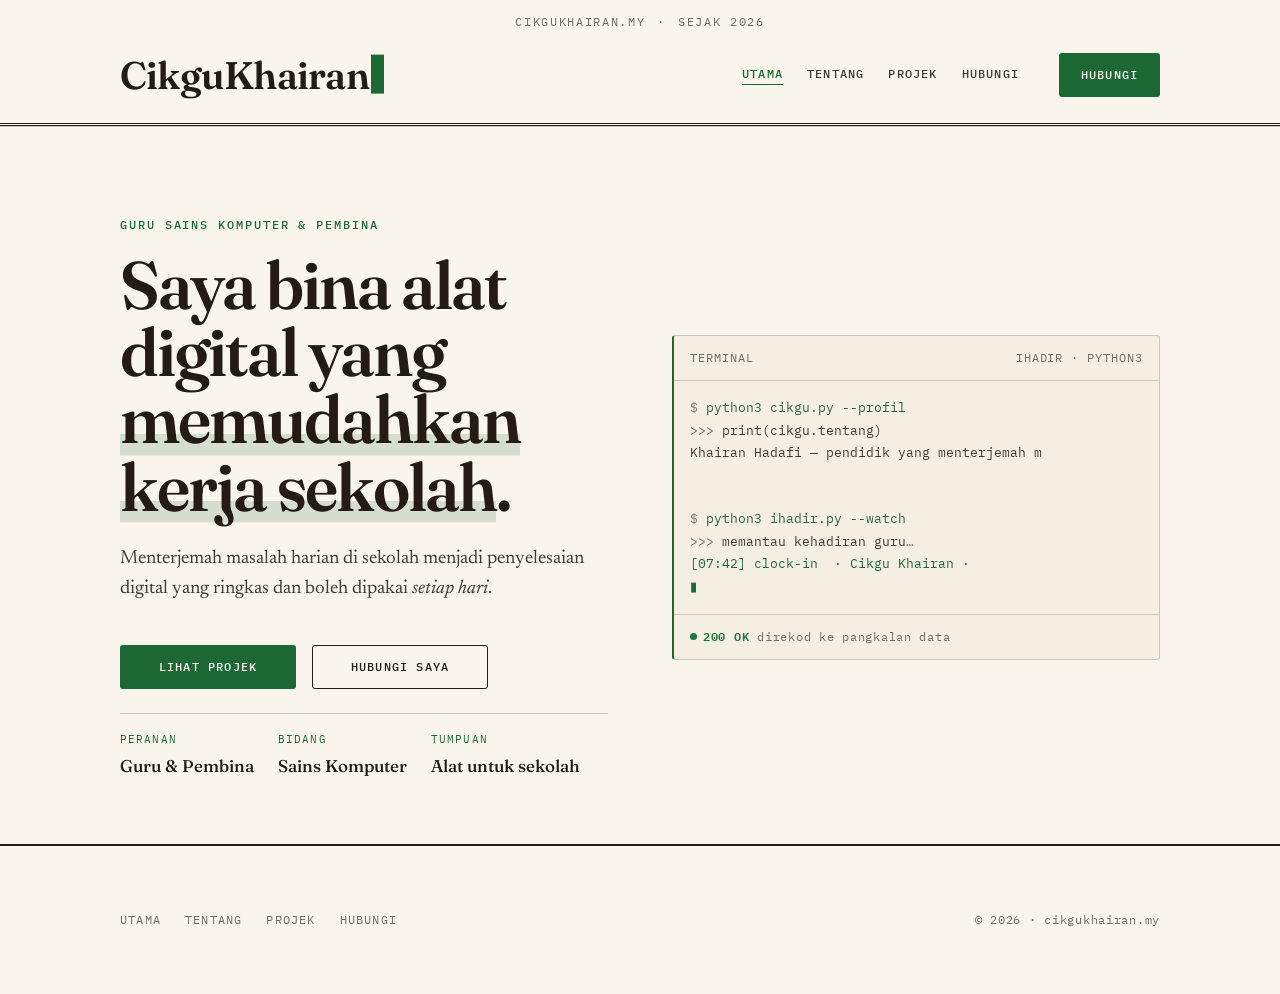
<file: index.html>
<!DOCTYPE html>
<html lang="ms">
<head>
  <meta charset="UTF-8">
  <meta name="viewport" content="width=device-width, initial-scale=1.0">
  <title>Khairan Hadafi — Pendidik &amp; Pembina Penyelesaian Digital</title>
  <meta name="description" content="Khairan Hadafi — guru Sains Komputer yang membina alat digital praktikal untuk sekolah. Portfolio kerja, projek, dan cara berhubung.">

  <meta property="og:title" content="Khairan Hadafi — Pendidik &amp; Pembina Penyelesaian Digital">
  <meta property="og:description" content="Guru Sains Komputer yang membina alat digital praktikal untuk sekolah.">
  <meta property="og:type" content="website">
  <meta property="og:url" content="https://cikgukhairan.my">
  <meta property="og:locale" content="ms_MY">

  <link rel="preconnect" href="https://fonts.googleapis.com">
  <link rel="preconnect" href="https://fonts.gstatic.com" crossorigin>
  <link href="https://fonts.googleapis.com/css2?family=Fraunces:opsz,wght@9..144,400;9..144,500;9..144,600;9..144,700&family=Newsreader:ital,opsz,wght@0,6..72,400;0,6..72,500;1,6..72,400&family=IBM+Plex+Mono:wght@400;500&display=swap" rel="stylesheet">
  <link rel="stylesheet" href="css/style.css">
</head>
<body>

  <!-- NAV — masthead -->
  <header class="nav">
    <div class="wrap">
      <p class="nav__issue"><span>cikgukhairan.my</span><span>·</span><span>Sejak 2026</span></p>
    </div>
    <div class="wrap nav__inner">
      <a class="nav__brand" href="index.html"><span class="nav__brand-type" data-type="CikguKhairan">CikguKhairan</span><span class="nav__caret" aria-hidden="true"></span></a>

      <button class="nav__toggle" type="button" aria-label="Buka menu" aria-expanded="false" aria-controls="menu">
        <svg viewBox="0 0 24 24" fill="none" stroke="currentColor" stroke-width="2" aria-hidden="true"><path d="M3 6h18M3 12h18M3 18h18"/></svg>
      </button>

      <nav class="nav__menu" id="menu" aria-label="Navigasi utama">
        <ul class="nav__links">
          <li><a class="nav__link" href="index.html" aria-current="page">Utama</a></li>
          <li><a class="nav__link" href="tentang.html">Tentang</a></li>
          <li><a class="nav__link" href="projek.html">Projek</a></li>
          <li><a class="nav__link" href="hubungi.html">Hubungi</a></li>
        </ul>
        <div class="nav__cta">
          <a class="btn btn--primary" href="hubungi.html">Hubungi</a>
        </div>
      </nav>
    </div>
  </header>

  <main>

    <!-- MARQUEE HERO -->
    <section class="hero">
      <div class="hero__spot" aria-hidden="true"></div>
      <div class="wrap hero__grid">
        <div class="hero__intro">
          <p class="eyebrow">Guru Sains Komputer &amp; Pembina</p>
          <h1 class="hero__display">Saya bina alat digital yang <span class="accent">memudahkan kerja sekolah</span>.</h1>
          <p class="lede hero__lede">
            Menterjemah masalah harian di sekolah menjadi penyelesaian digital
            yang ringkas dan boleh dipakai <em>setiap hari</em>.
          </p>
          <div class="hero__actions">
            <a class="btn btn--primary" href="projek.html">Lihat Projek</a>
            <a class="btn btn--ghost" href="hubungi.html">Hubungi Saya</a>
          </div>

          <dl class="meta-strip">
            <div class="meta-strip__item">
              <dt class="k">Peranan</dt>
              <dd class="v">Guru &amp; Pembina</dd>
            </div>
            <div class="meta-strip__item">
              <dt class="k">Bidang</dt>
              <dd class="v">Sains Komputer</dd>
            </div>
            <div class="meta-strip__item">
              <dt class="k">Tumpuan</dt>
              <dd class="v">Alat untuk sekolah</dd>
            </div>
          </dl>
        </div>

        <div class="hero__note">
          <div class="note" role="img" aria-label="Terminal Python memaparkan profil Cikgu Khairan dan log kehadiran sistem iHadir.">
            <div class="note__head">
              <span>Terminal</span>
              <span>ihadir · python3</span>
            </div>
            <div class="note__body">
<pre><span class="tok-punc">$</span> <span class="tok-str">python3 cikgu.py --profil</span>
<span class="tok-dim">>>></span> print(cikgu.tentang)
<span id="term-bio" class="term-bio" data-typein="Khairan Hadafi — pendidik yang menterjemah masalah harian di sekolah menjadi penyelesaian digital yang ringkas, kemas, dan boleh dipakai setiap hari oleh guru di kelas mahupun di luar kelas.">Khairan Hadafi — pendidik yang menterjemah masalah harian di sekolah menjadi penyelesaian digital yang ringkas, kemas, dan boleh dipakai setiap hari oleh guru di kelas mahupun di luar kelas.</span>

<span class="tok-punc">$</span> <span class="tok-str">python3 ihadir.py --watch</span>
<span class="tok-dim">>>></span> memantau kehadiran guru<span class="tok-punc">…</span>
<span id="term-log" class="term-log" data-lines='[
"[07:42] clock-in  · Cikgu Khairan · SMK Contoh · gps ✓",
"[13:20] clock-out · Cikgu Khairan · sesi tamat ✓",
"[13:21] laporan   · kehadiran hari ini dijana ✓",
"[07:39] clock-in  · Cikgu Aisyah  · dalam kawasan ✓"
]'></span><span class="caret">▮</span></pre>
            </div>
            <div class="note__foot">
              <span class="status--ok">200 OK</span>
              <span>direkod ke pangkalan data</span>
            </div>
          </div>
        </div>
      </div>
    </section>

  </main>

  <!-- FOOTER — mast-headed -->
  <footer class="footer">
    <div class="wrap">
      <div class="footer__inner">
        <ul class="footer__links">
          <li><a href="index.html">Utama</a></li>
          <li><a href="tentang.html">Tentang</a></li>
          <li><a href="projek.html">Projek</a></li>
          <li><a href="hubungi.html">Hubungi</a></li>
        </ul>
        <span>© <span id="year">2026</span> · cikgukhairan.my</span>
      </div>
    </div>
  </footer>

  <script src="js/site.js"></script>
</body>
</html>
</file>
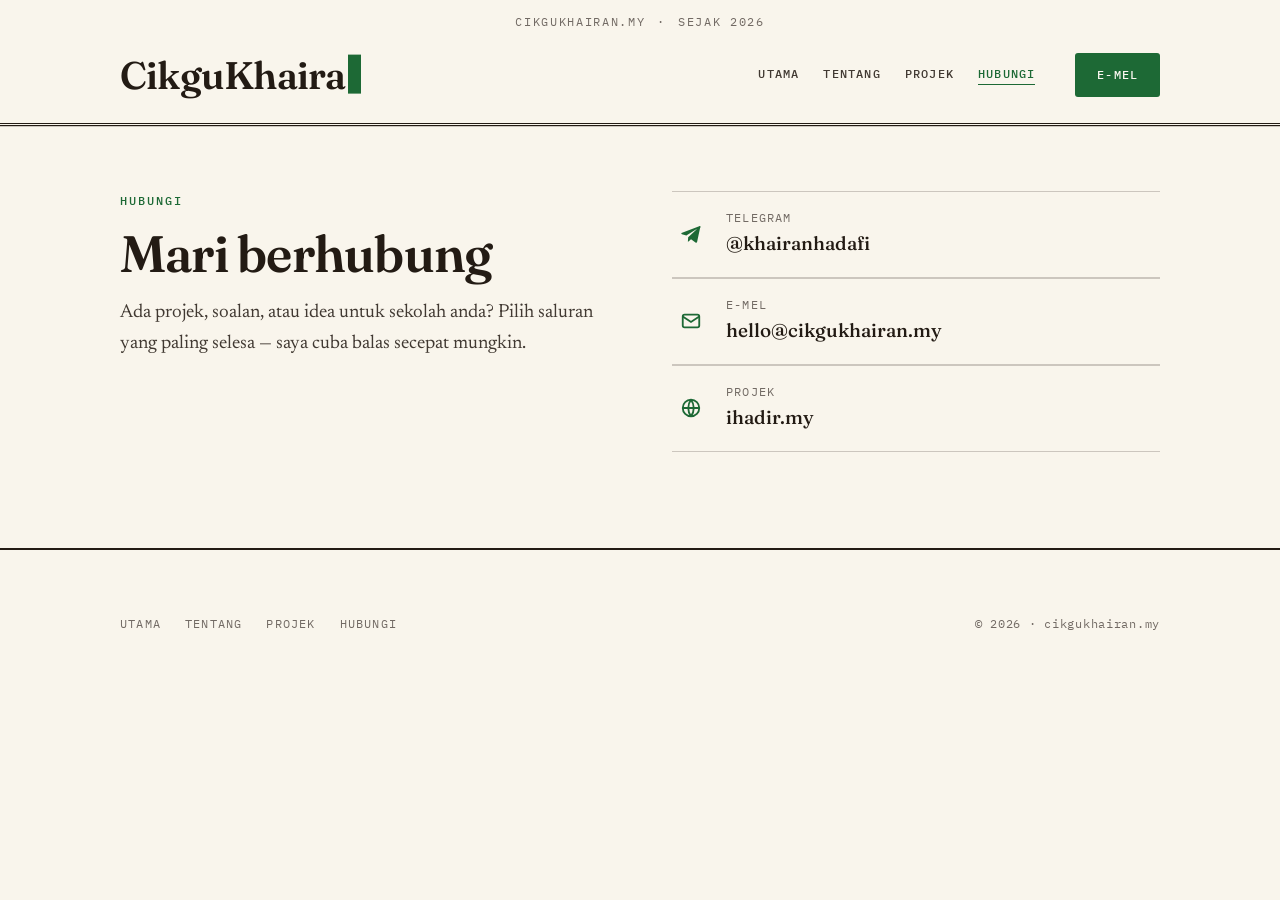
<file: hubungi.html>
<!DOCTYPE html>
<html lang="ms">
<head>
  <meta charset="UTF-8">
  <meta name="viewport" content="width=device-width, initial-scale=1.0">
  <title>Hubungi — Khairan Hadafi</title>
  <meta name="description" content="Hubungi Khairan Hadafi — melalui Telegram atau e-mel. Untuk projek, idea, atau kolaborasi digital untuk sekolah.">

  <meta property="og:title" content="Hubungi — Khairan Hadafi">
  <meta property="og:description" content="Hubungi untuk projek, idea, atau kolaborasi digital untuk sekolah.">
  <meta property="og:type" content="website">
  <meta property="og:url" content="https://cikgukhairan.my/hubungi.html">
  <meta property="og:locale" content="ms_MY">

  <link rel="preconnect" href="https://fonts.googleapis.com">
  <link rel="preconnect" href="https://fonts.gstatic.com" crossorigin>
  <link href="https://fonts.googleapis.com/css2?family=Fraunces:opsz,wght@9..144,400;9..144,500;9..144,600;9..144,700&family=Newsreader:ital,opsz,wght@0,6..72,400;0,6..72,500;1,6..72,400&family=IBM+Plex+Mono:wght@400;500&display=swap" rel="stylesheet">
  <link rel="stylesheet" href="css/style.css">
</head>
<body>

  <!-- NAV — masthead -->
  <header class="nav">
    <div class="wrap">
      <p class="nav__issue"><span>cikgukhairan.my</span><span>·</span><span>Sejak 2026</span></p>
    </div>
    <div class="wrap nav__inner">
      <a class="nav__brand" href="index.html"><span class="nav__brand-type" data-type="CikguKhairan">CikguKhairan</span><span class="nav__caret" aria-hidden="true"></span></a>

      <button class="nav__toggle" type="button" aria-label="Buka menu" aria-expanded="false" aria-controls="menu">
        <svg viewBox="0 0 24 24" fill="none" stroke="currentColor" stroke-width="2" aria-hidden="true"><path d="M3 6h18M3 12h18M3 18h18"/></svg>
      </button>

      <nav class="nav__menu" id="menu" aria-label="Navigasi utama">
        <ul class="nav__links">
          <li><a class="nav__link" href="index.html">Utama</a></li>
          <li><a class="nav__link" href="tentang.html">Tentang</a></li>
          <li><a class="nav__link" href="projek.html">Projek</a></li>
          <li><a class="nav__link" href="hubungi.html" aria-current="page">Hubungi</a></li>
        </ul>
        <div class="nav__cta">
          <a class="btn btn--primary" href="mailto:hello@cikgukhairan.my">E-mel</a>
        </div>
      </nav>
    </div>
  </header>

  <main>

    <section class="section" style="padding-top:var(--space-2xl)">
      <div class="wrap">
        <div class="contact-grid">

          <div class="head" style="margin-bottom:0">
            <span class="eyebrow">Hubungi</span>
            <h2>Mari berhubung</h2>
            <p>Ada projek, soalan, atau idea untuk sekolah anda? Pilih saluran yang
               paling selesa — saya cuba balas secepat mungkin.</p>
          </div>

          <ul class="contact-list reveal">
            <li>
              <a class="contact-item" href="https://t.me/khairanhadafi" target="_blank" rel="noopener">
                <span class="contact-item__icon" aria-hidden="true">
                  <svg viewBox="0 0 24 24" fill="currentColor"><path d="M21.9 4.3 18.7 19.4c-.2 1-.9 1.3-1.8.8l-4.9-3.6-2.4 2.3c-.3.3-.5.5-1 .5l.3-4.9L18 6.1c.4-.3-.1-.5-.6-.2L6.9 12.6l-4.8-1.5c-1-.3-1-1 .2-1.5l18.7-7.2c.9-.3 1.6.2 1.3 1.5z"/></svg>
                </span>
                <span>
                  <span class="k">Telegram</span>
                  <span class="v">@khairanhadafi</span>
                </span>
              </a>
            </li>
            <li>
              <a class="contact-item" href="mailto:hello@cikgukhairan.my">
                <span class="contact-item__icon" aria-hidden="true">
                  <svg viewBox="0 0 24 24" fill="none" stroke="currentColor" stroke-width="2"><rect x="3" y="5" width="18" height="14" rx="2"/><path d="m3 7 9 6 9-6"/></svg>
                </span>
                <span>
                  <span class="k">E-mel</span>
                  <span class="v">hello@cikgukhairan.my</span>
                </span>
              </a>
            </li>
            <li>
              <a class="contact-item" href="https://ihadir.my" target="_blank" rel="noopener">
                <span class="contact-item__icon" aria-hidden="true">
                  <svg viewBox="0 0 24 24" fill="none" stroke="currentColor" stroke-width="2"><circle cx="12" cy="12" r="9"/><path d="M3 12h18M12 3a15 15 0 0 1 0 18M12 3a15 15 0 0 0 0 18"/></svg>
                </span>
                <span>
                  <span class="k">Projek</span>
                  <span class="v">ihadir.my</span>
                </span>
              </a>
            </li>
          </ul>

        </div>
      </div>
    </section>

  </main>

  <!-- FOOTER -->
  <footer class="footer">
    <div class="wrap">
      <div class="footer__inner">
        <ul class="footer__links">
          <li><a href="index.html">Utama</a></li>
          <li><a href="tentang.html">Tentang</a></li>
          <li><a href="projek.html">Projek</a></li>
          <li><a href="hubungi.html">Hubungi</a></li>
        </ul>
        <span>© <span id="year">2026</span> · cikgukhairan.my</span>
      </div>
    </div>
  </footer>

  <script src="js/site.js"></script>
</body>
</html>
</file>
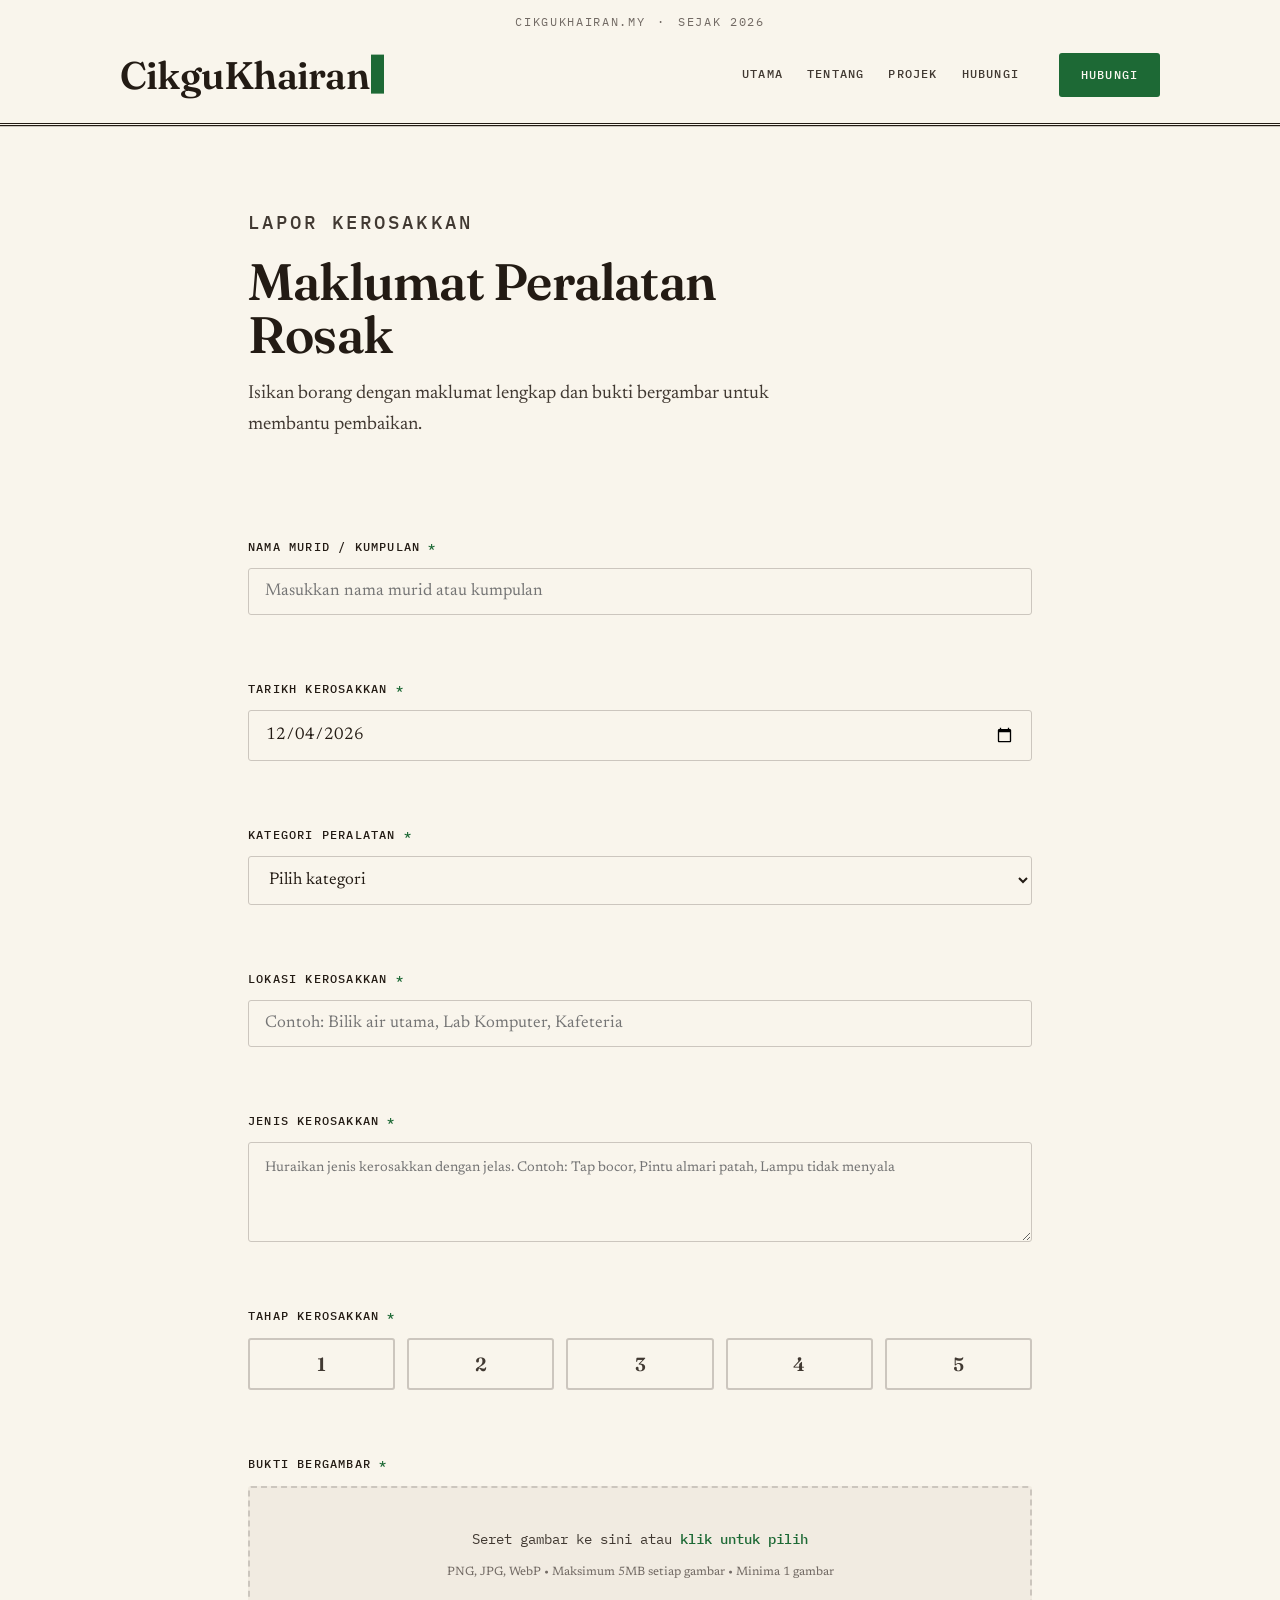
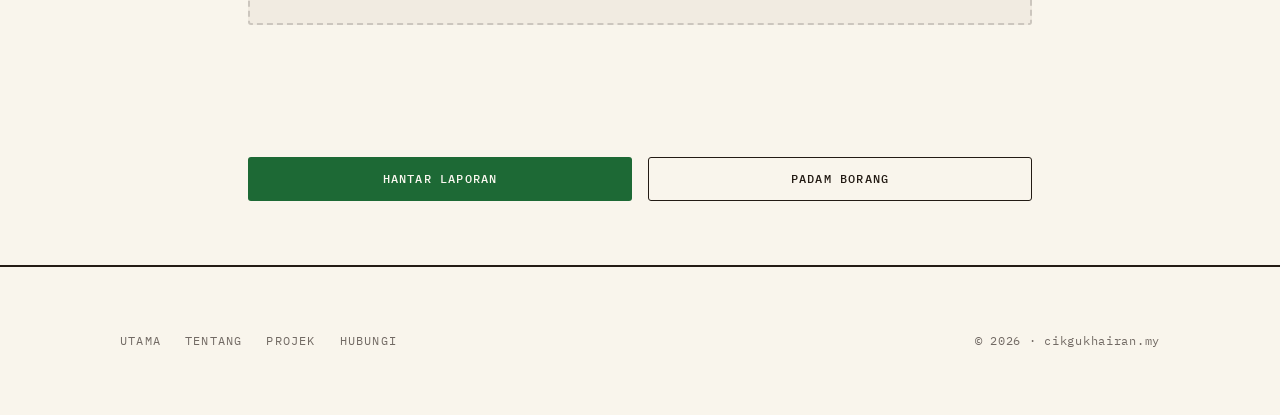
<file: lapor.html>
<!DOCTYPE html>
<html lang="ms">
<head>
  <meta charset="UTF-8">
  <meta name="viewport" content="width=device-width, initial-scale=1.0">
  <title>Lapor Kerosakkan — cikgukhairan.my</title>
  <meta name="description" content="Borang pelaporan kerosakkan peralatan sekolah. Lapor dengan maklumat lengkap dan bukti bergambar.">

  <link rel="preconnect" href="https://fonts.googleapis.com">
  <link rel="preconnect" href="https://fonts.gstatic.com" crossorigin>
  <link href="https://fonts.googleapis.com/css2?family=Fraunces:opsz,wght@9..144,400;9..144,500;9..144,600;9..144,700&family=Newsreader:ital,opsz,wght@0,6..72,400;0,6..72,500;1,6..72,400&family=IBM+Plex+Mono:wght@400;500&display=swap" rel="stylesheet">
  <link rel="stylesheet" href="css/style.css">
  <style>
    /* Form-specific styles */
    .form-wrapper {
      max-width: 54rem;
    }

    .form-group {
      margin-bottom: var(--space-2xl);
      display: grid;
      gap: var(--space-sm);
    }

    .form-group label {
      font-family: var(--font-mono);
      font-size: var(--text-xs);
      font-weight: 500;
      text-transform: uppercase;
      letter-spacing: 0.1em;
      color: var(--color-ink);
      display: block;
    }

    .form-group .required {
      color: var(--color-accent);
    }

    .form-control {
      font-family: var(--font-body);
      font-size: var(--text-base);
      padding: 0.85rem 1rem;
      border: var(--rule) solid var(--color-rule);
      border-radius: var(--radius-sm);
      background: var(--color-paper);
      color: var(--color-ink);
      transition: border-color var(--dur-fast) var(--ease-out), background var(--dur-fast) var(--ease-out);
      min-height: 44px;
    }

    .form-control:focus {
      outline: none;
      border-color: var(--color-accent);
      background: var(--color-paper);
    }

    input.form-control,
    select.form-control,
    textarea.form-control {
      width: 100%;
    }

    textarea.form-control {
      resize: vertical;
      min-height: 100px;
      font-size: var(--text-sm);
      line-height: 1.6;
    }

    /* Severity level buttons */
    .severity-group {
      display: flex;
      gap: var(--space-sm);
      flex-wrap: wrap;
    }

    .severity-btn {
      flex: 1;
      min-width: 60px;
      padding: 0.75rem;
      border: var(--rule-thick) solid var(--color-rule);
      border-radius: var(--radius-sm);
      background: var(--color-paper);
      color: var(--color-ink-2);
      font-family: var(--font-display);
      font-size: var(--text-lg);
      font-weight: 600;
      cursor: pointer;
      transition: background var(--dur-fast) var(--ease-out), border-color var(--dur-fast) var(--ease-out), color var(--dur-fast) var(--ease-out);
      display: flex;
      align-items: center;
      justify-content: center;
    }

    .severity-btn:hover {
      border-color: var(--color-accent-soft);
      background: var(--color-paper-2);
    }

    .severity-btn.active {
      background: var(--color-accent);
      color: var(--color-accent-ink);
      border-color: var(--color-accent);
    }

    /* Image upload */
    .upload-zone {
      border: var(--rule-thick) dashed var(--color-rule);
      border-radius: var(--radius-sm);
      padding: var(--space-xl);
      text-align: center;
      background: var(--color-paper-2);
      cursor: pointer;
      transition: background var(--dur-fast) var(--ease-out), border-color var(--dur-fast) var(--ease-out);
    }

    .upload-zone:hover {
      border-color: var(--color-accent);
      background: var(--color-note);
    }

    .upload-zone.active {
      border-color: var(--color-accent);
      background: var(--color-accent-soft);
    }

    .upload-zone input {
      display: none;
    }

    .upload-text {
      font-family: var(--font-mono);
      font-size: var(--text-sm);
      color: var(--color-ink-2);
      margin-bottom: var(--space-sm);
    }

    .upload-text strong {
      color: var(--color-accent);
      font-weight: 500;
    }

    .image-grid {
      display: grid;
      grid-template-columns: repeat(auto-fill, minmax(100px, 1fr));
      gap: var(--space-md);
      margin-top: var(--space-lg);
    }

    .image-item {
      position: relative;
      border-radius: var(--radius-sm);
      overflow: hidden;
      background: var(--color-paper-2);
      aspect-ratio: 1;
      display: flex;
      align-items: center;
      justify-content: center;
    }

    .image-item img {
      width: 100%;
      height: 100%;
      object-fit: cover;
    }

    .image-remove {
      position: absolute;
      top: 4px;
      right: 4px;
      width: 28px;
      height: 28px;
      border-radius: 50%;
      background: var(--color-accent);
      color: var(--color-accent-ink);
      border: none;
      cursor: pointer;
      display: flex;
      align-items: center;
      justify-content: center;
      font-weight: 600;
      transition: transform var(--dur-fast) var(--ease-out);
    }

    .image-remove:hover {
      transform: scale(1.1);
    }

    /* Form actions */
    .form-actions {
      display: flex;
      gap: var(--space-md);
      margin-top: var(--space-3xl);
      flex-wrap: wrap;
    }

    .form-actions .btn {
      flex: 1;
      min-width: 140px;
    }

    /* Success state */
    .success-screen {
      display: none;
      text-align: center;
      padding-block: var(--space-3xl);
    }

    .success-screen.active {
      display: block;
    }

    .success-icon {
      font-size: 3.5rem;
      margin-bottom: var(--space-md);
      animation: success-bounce 0.6s var(--ease-out);
    }

    @keyframes success-bounce {
      0% { transform: scale(0); }
      50% { transform: scale(1.1); }
      100% { transform: scale(1); }
    }

    .success-screen h2 {
      font-size: var(--text-3xl);
      margin-bottom: var(--space-md);
    }

    .success-screen p {
      color: var(--color-ink-2);
      margin-bottom: var(--space-lg);
      max-width: 50ch;
      margin-left: auto;
      margin-right: auto;
    }

    /* Responsive */
    @media (max-width: 48rem) {
      .severity-group {
        gap: var(--space-xs);
      }

      .severity-btn {
        min-width: 48px;
        font-size: var(--text-base);
      }

      .form-actions {
        flex-direction: column;
      }

      .form-actions .btn {
        width: 100%;
      }
    }
  </style>
</head>
<body>

  <!-- NAV — masthead -->
  <header class="nav">
    <div class="wrap">
      <p class="nav__issue"><span>cikgukhairan.my</span><span>·</span><span>Sejak 2026</span></p>
    </div>
    <div class="wrap nav__inner">
      <a class="nav__brand" href="index.html"><span class="nav__brand-type">CikguKhairan</span><span class="nav__caret" aria-hidden="true"></span></a>

      <button class="nav__toggle" type="button" aria-label="Buka menu" aria-expanded="false" aria-controls="menu">
        <svg viewBox="0 0 24 24" fill="none" stroke="currentColor" stroke-width="2" aria-hidden="true"><path d="M3 6h18M3 12h18M3 18h18"/></svg>
      </button>

      <nav class="nav__menu" id="menu" aria-label="Navigasi utama">
        <ul class="nav__links">
          <li><a class="nav__link" href="index.html">Utama</a></li>
          <li><a class="nav__link" href="tentang.html">Tentang</a></li>
          <li><a class="nav__link" href="projek.html">Projek</a></li>
          <li><a class="nav__link" href="hubungi.html">Hubungi</a></li>
        </ul>
        <div class="nav__cta">
          <a class="btn btn--primary" href="hubungi.html">Hubungi</a>
        </div>
      </nav>
    </div>
  </header>

  <main>
    <!-- FORM SECTION -->
    <section class="section section--tight">
      <div class="wrap form-wrapper">
        <div class="head" style="margin-bottom: var(--space-3xl);">
          <p class="eyebrow">Lapor Kerosakkan</p>
          <h1 style="font-size: var(--text-3xl);">Maklumat Peralatan Rosak</h1>
          <p style="margin-top: var(--space-md); color: var(--color-ink-2); font-size: var(--text-lg);">Isikan borang dengan maklumat lengkap dan bukti bergambar untuk membantu pembaikan.</p>
        </div>

        <!-- Form -->
        <form id="reportForm">
          <!-- Nama Murid/Kumpulan -->
          <div class="form-group">
            <label for="studentName">Nama Murid / Kumpulan <span class="required">*</span></label>
            <input type="text" id="studentName" name="studentName" class="form-control" placeholder="Masukkan nama murid atau kumpulan" required>
          </div>

          <!-- Tarikh -->
          <div class="form-group">
            <label for="reportDate">Tarikh Kerosakkan <span class="required">*</span></label>
            <input type="date" id="reportDate" name="reportDate" class="form-control" required>
          </div>

          <!-- Kategori Kerosakkan -->
          <div class="form-group">
            <label for="category">Kategori Peralatan <span class="required">*</span></label>
            <select id="category" name="category" class="form-control" required>
              <option value="">Pilih kategori</option>
              <option value="perpaipan">Perpaipan</option>
              <option value="perabot">Perabot</option>
              <option value="elektrik">Elektrik</option>
            </select>
          </div>

          <!-- Lokasi -->
          <div class="form-group">
            <label for="location">Lokasi Kerosakkan <span class="required">*</span></label>
            <input type="text" id="location" name="location" class="form-control" placeholder="Contoh: Bilik air utama, Lab Komputer, Kafeteria" required>
          </div>

          <!-- Jenis Kerosakkan -->
          <div class="form-group">
            <label for="damageType">Jenis Kerosakkan <span class="required">*</span></label>
            <textarea id="damageType" name="damageType" class="form-control" placeholder="Huraikan jenis kerosakkan dengan jelas. Contoh: Tap bocor, Pintu almari patah, Lampu tidak menyala" required></textarea>
          </div>

          <!-- Tahap Kerosakkan -->
          <div class="form-group">
            <label>Tahap Kerosakkan <span class="required">*</span></label>
            <div class="severity-group" id="severityGroup">
              <button type="button" class="severity-btn" data-severity="1" title="Ringan">1</button>
              <button type="button" class="severity-btn" data-severity="2" title="Sederhana">2</button>
              <button type="button" class="severity-btn" data-severity="3" title="Teruk">3</button>
              <button type="button" class="severity-btn" data-severity="4" title="Sangat Teruk">4</button>
              <button type="button" class="severity-btn" data-severity="5" title="Kritikal">5</button>
            </div>
            <input type="hidden" id="severity" name="severity" required>
          </div>

          <!-- Bukti Bergambar -->
          <div class="form-group">
            <label>Bukti Bergambar <span class="required">*</span></label>
            <div class="upload-zone" id="uploadZone">
              <div class="upload-text">
                Seret gambar ke sini atau <strong>klik untuk pilih</strong>
              </div>
              <p style="font-size: var(--text-xs); color: var(--color-ink-3); margin-top: var(--space-sm);">PNG, JPG, WebP • Maksimum 5MB setiap gambar • Minima 1 gambar</p>
              <input type="file" id="imageUpload" name="images" accept="image/*" multiple>
            </div>
            <div class="image-grid" id="imageGrid"></div>
            <input type="hidden" id="imageCount" name="imageCount" value="0">
          </div>

          <!-- Actions -->
          <div class="form-actions">
            <button type="submit" class="btn btn--primary">Hantar Laporan</button>
            <button type="reset" class="btn btn--ghost">Padam Borang</button>
          </div>
        </form>

        <!-- Success Screen -->
        <div class="success-screen" id="successScreen">
          <div class="success-icon">✓</div>
          <h2>Laporan Diterima</h2>
          <p>Terima kasih telah melaporkan kerosakkan. Tim pembaikan akan melihat laporan anda dan mengambil tindakan segera.</p>
          <button class="btn btn--ghost" onclick="location.reload()">Hantar Laporan Lain</button>
        </div>
      </div>
    </section>
  </main>

  <!-- FOOTER -->
  <footer class="footer">
    <div class="wrap">
      <div class="footer__inner">
        <ul class="footer__links">
          <li><a href="index.html">Utama</a></li>
          <li><a href="tentang.html">Tentang</a></li>
          <li><a href="projek.html">Projek</a></li>
          <li><a href="hubungi.html">Hubungi</a></li>
        </ul>
        <span>© <span id="year">2026</span> · cikgukhairan.my</span>
      </div>
    </div>
  </footer>

  <script>
    // Set current year
    document.getElementById('year').textContent = new Date().getFullYear();

    // Mobile menu toggle
    const navToggle = document.querySelector('.nav__toggle');
    const navMenu = document.querySelector('.nav__menu');
    const nav = document.querySelector('.nav');

    navToggle?.addEventListener('click', () => {
      nav.classList.toggle('is-open');
      navToggle.setAttribute('aria-expanded', nav.classList.contains('is-open'));
    });

    // Form handling
    const form = document.getElementById('reportForm');
    const successScreen = document.getElementById('successScreen');
    const images = [];

    // Severity buttons
    const severityButtons = document.querySelectorAll('.severity-btn');
    const severityInput = document.getElementById('severity');

    severityButtons.forEach(btn => {
      btn.addEventListener('click', (e) => {
        e.preventDefault();
        severityButtons.forEach(b => b.classList.remove('active'));
        btn.classList.add('active');
        severityInput.value = btn.dataset.severity;
      });
    });

    // Image upload
    const uploadZone = document.getElementById('uploadZone');
    const imageUpload = document.getElementById('imageUpload');
    const imageGrid = document.getElementById('imageGrid');
    const imageCount = document.getElementById('imageCount');

    uploadZone.addEventListener('click', () => imageUpload.click());

    uploadZone.addEventListener('dragover', (e) => {
      e.preventDefault();
      uploadZone.classList.add('active');
    });

    uploadZone.addEventListener('dragleave', () => {
      uploadZone.classList.remove('active');
    });

    uploadZone.addEventListener('drop', (e) => {
      e.preventDefault();
      uploadZone.classList.remove('active');
      handleFiles(e.dataTransfer.files);
    });

    imageUpload.addEventListener('change', (e) => {
      handleFiles(e.target.files);
    });

    function handleFiles(files) {
      Array.from(files).forEach(file => {
        if (file.type.startsWith('image/') && file.size <= 5 * 1024 * 1024) {
          const reader = new FileReader();
          reader.onload = (e) => {
            const id = Date.now() + Math.random();
            images.push({ id, src: e.target.result });
            renderImages();
          };
          reader.readAsDataURL(file);
        }
      });
    }

    function renderImages() {
      imageGrid.innerHTML = '';
      images.forEach(img => {
        const div = document.createElement('div');
        div.className = 'image-item';
        div.innerHTML = `
          <img src="${img.src}" alt="Bukti kerosakkan">
          <button type="button" class="image-remove" onclick="removeImage(${img.id})">×</button>
        `;
        imageGrid.appendChild(div);
      });
      imageCount.value = images.length;
    }

    window.removeImage = (id) => {
      images.splice(images.findIndex(img => img.id === id), 1);
      renderImages();
    };

    // Form submission
    form.addEventListener('submit', (e) => {
      e.preventDefault();

      // Validation
      if (images.length === 0) {
        alert('Sila upload sekurang-kurangnya 1 gambar');
        return;
      }

      if (!severityInput.value) {
        alert('Sila pilih tahap kerosakkan');
        return;
      }

      // Show success
      form.style.display = 'none';
      successScreen.classList.add('active');

      // Reset after 5 seconds for demo
      setTimeout(() => {
        // In production, this would submit data
      }, 5000);
    });

    // Set today's date as default
    const today = new Date().toISOString().split('T')[0];
    document.getElementById('reportDate').value = today;
  </script>
</body>
</html>
</file>
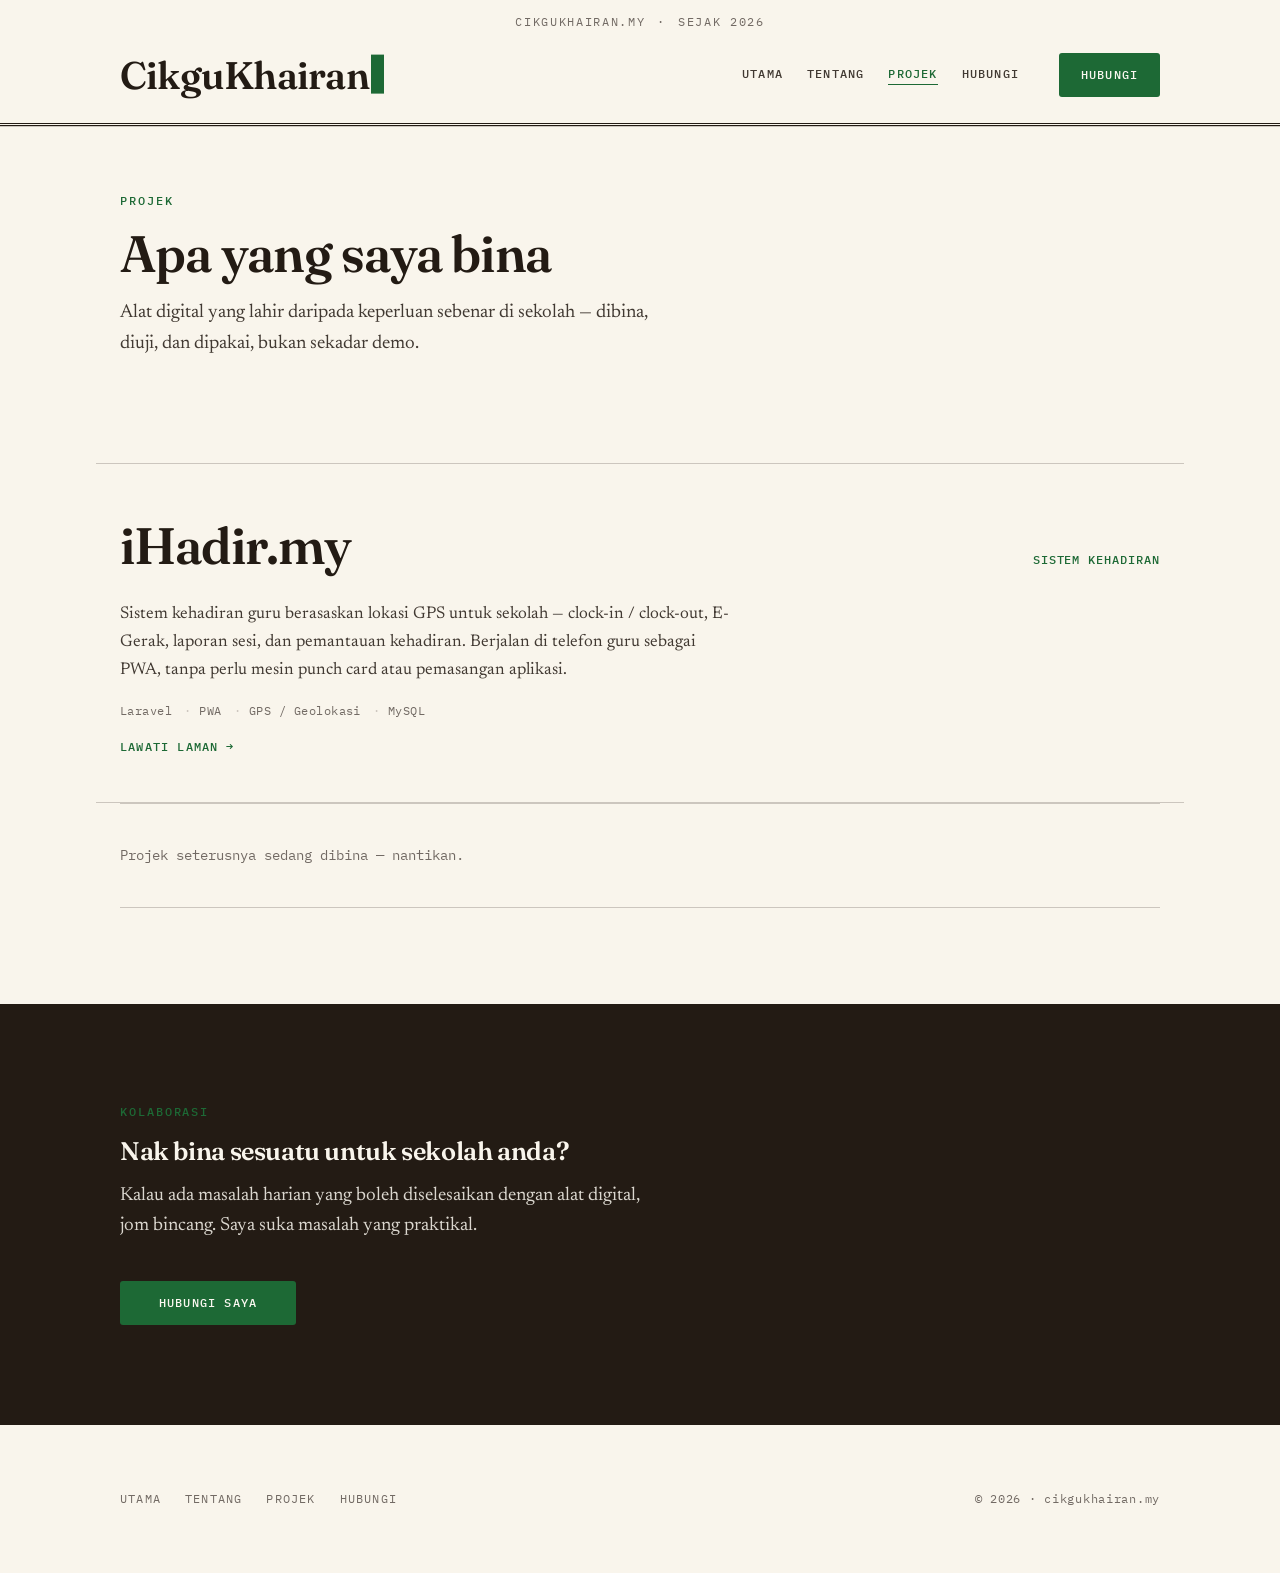
<file: projek.html>
<!DOCTYPE html>
<html lang="ms">
<head>
  <meta charset="UTF-8">
  <meta name="viewport" content="width=device-width, initial-scale=1.0">
  <title>Projek — Khairan Hadafi</title>
  <meta name="description" content="Projek digital yang dibina oleh Khairan Hadafi untuk sekolah — termasuk iHadir.my, sistem kehadiran guru berasaskan GPS.">

  <meta property="og:title" content="Projek — Khairan Hadafi">
  <meta property="og:description" content="Projek digital yang dibina untuk memudahkan kerja sekolah.">
  <meta property="og:type" content="website">
  <meta property="og:url" content="https://cikgukhairan.my/projek.html">
  <meta property="og:locale" content="ms_MY">

  <link rel="preconnect" href="https://fonts.googleapis.com">
  <link rel="preconnect" href="https://fonts.gstatic.com" crossorigin>
  <link href="https://fonts.googleapis.com/css2?family=Fraunces:opsz,wght@9..144,400;9..144,500;9..144,600;9..144,700&family=Newsreader:ital,opsz,wght@0,6..72,400;0,6..72,500;1,6..72,400&family=IBM+Plex+Mono:wght@400;500&display=swap" rel="stylesheet">
  <link rel="stylesheet" href="css/style.css">
</head>
<body>

  <!-- NAV — masthead -->
  <header class="nav">
    <div class="wrap">
      <p class="nav__issue"><span>cikgukhairan.my</span><span>·</span><span>Sejak 2026</span></p>
    </div>
    <div class="wrap nav__inner">
      <a class="nav__brand" href="index.html"><span class="nav__brand-type" data-type="CikguKhairan">CikguKhairan</span><span class="nav__caret" aria-hidden="true"></span></a>

      <button class="nav__toggle" type="button" aria-label="Buka menu" aria-expanded="false" aria-controls="menu">
        <svg viewBox="0 0 24 24" fill="none" stroke="currentColor" stroke-width="2" aria-hidden="true"><path d="M3 6h18M3 12h18M3 18h18"/></svg>
      </button>

      <nav class="nav__menu" id="menu" aria-label="Navigasi utama">
        <ul class="nav__links">
          <li><a class="nav__link" href="index.html">Utama</a></li>
          <li><a class="nav__link" href="tentang.html">Tentang</a></li>
          <li><a class="nav__link" href="projek.html" aria-current="page">Projek</a></li>
          <li><a class="nav__link" href="hubungi.html">Hubungi</a></li>
        </ul>
        <div class="nav__cta">
          <a class="btn btn--primary" href="hubungi.html">Hubungi</a>
        </div>
      </nav>
    </div>
  </header>

  <main>

    <!-- HEADER -->
    <section class="section--tight" style="padding-top:var(--space-2xl)">
      <div class="wrap">
        <div class="head">
          <span class="eyebrow">Projek</span>
          <h2>Apa yang saya bina</h2>
          <p>Alat digital yang lahir daripada keperluan sebenar di sekolah — dibina,
             diuji, dan dipakai, bukan sekadar demo.</p>
        </div>
      </div>
    </section>

    <!-- PROJECTS -->
    <section class="section" style="padding-top:0">
      <div class="wrap">
        <div class="projects">

          <a class="project reveal" href="https://ihadir.my" target="_blank" rel="noopener">
            <div class="project__head">
              <span class="project__title">iHadir.my</span>
              <span class="pill">Sistem Kehadiran</span>
            </div>
            <p>
              Sistem kehadiran guru berasaskan lokasi GPS untuk sekolah — clock-in / clock-out,
              E-Gerak, laporan sesi, dan pemantauan kehadiran. Berjalan di telefon guru
              sebagai PWA, tanpa perlu mesin punch card atau pemasangan aplikasi.
            </p>
            <div class="project__stack">
              <span class="tag">Laravel</span>
              <span class="tag">PWA</span>
              <span class="tag">GPS / Geolokasi</span>
              <span class="tag">MySQL</span>
            </div>
            <span class="project__arrow">Lawati laman <span class="x">→</span></span>
          </a>

          <div class="project--soon">
            Projek seterusnya sedang dibina — nantikan.
          </div>

        </div>
      </div>
    </section>

    <!-- STATEMENT BAND -->
    <section class="section band">
      <div class="wrap">
        <span class="eyebrow">Kolaborasi</span>
        <h2>Nak bina sesuatu untuk sekolah anda?</h2>
        <p class="lede" style="margin-top:var(--space-md)">
          Kalau ada masalah harian yang boleh diselesaikan dengan alat digital,
          jom bincang. Saya suka masalah yang praktikal.
        </p>
        <div class="hero__actions" style="margin-top:var(--space-xl)">
          <a class="btn btn--primary" href="hubungi.html">Hubungi Saya</a>
        </div>
      </div>
    </section>

  </main>

  <!-- FOOTER -->
  <footer class="footer">
    <div class="wrap">
      <div class="footer__inner">
        <ul class="footer__links">
          <li><a href="index.html">Utama</a></li>
          <li><a href="tentang.html">Tentang</a></li>
          <li><a href="projek.html">Projek</a></li>
          <li><a href="hubungi.html">Hubungi</a></li>
        </ul>
        <span>© <span id="year">2026</span> · cikgukhairan.my</span>
      </div>
    </div>
  </footer>

  <script src="js/site.js"></script>
</body>
</html>
</file>
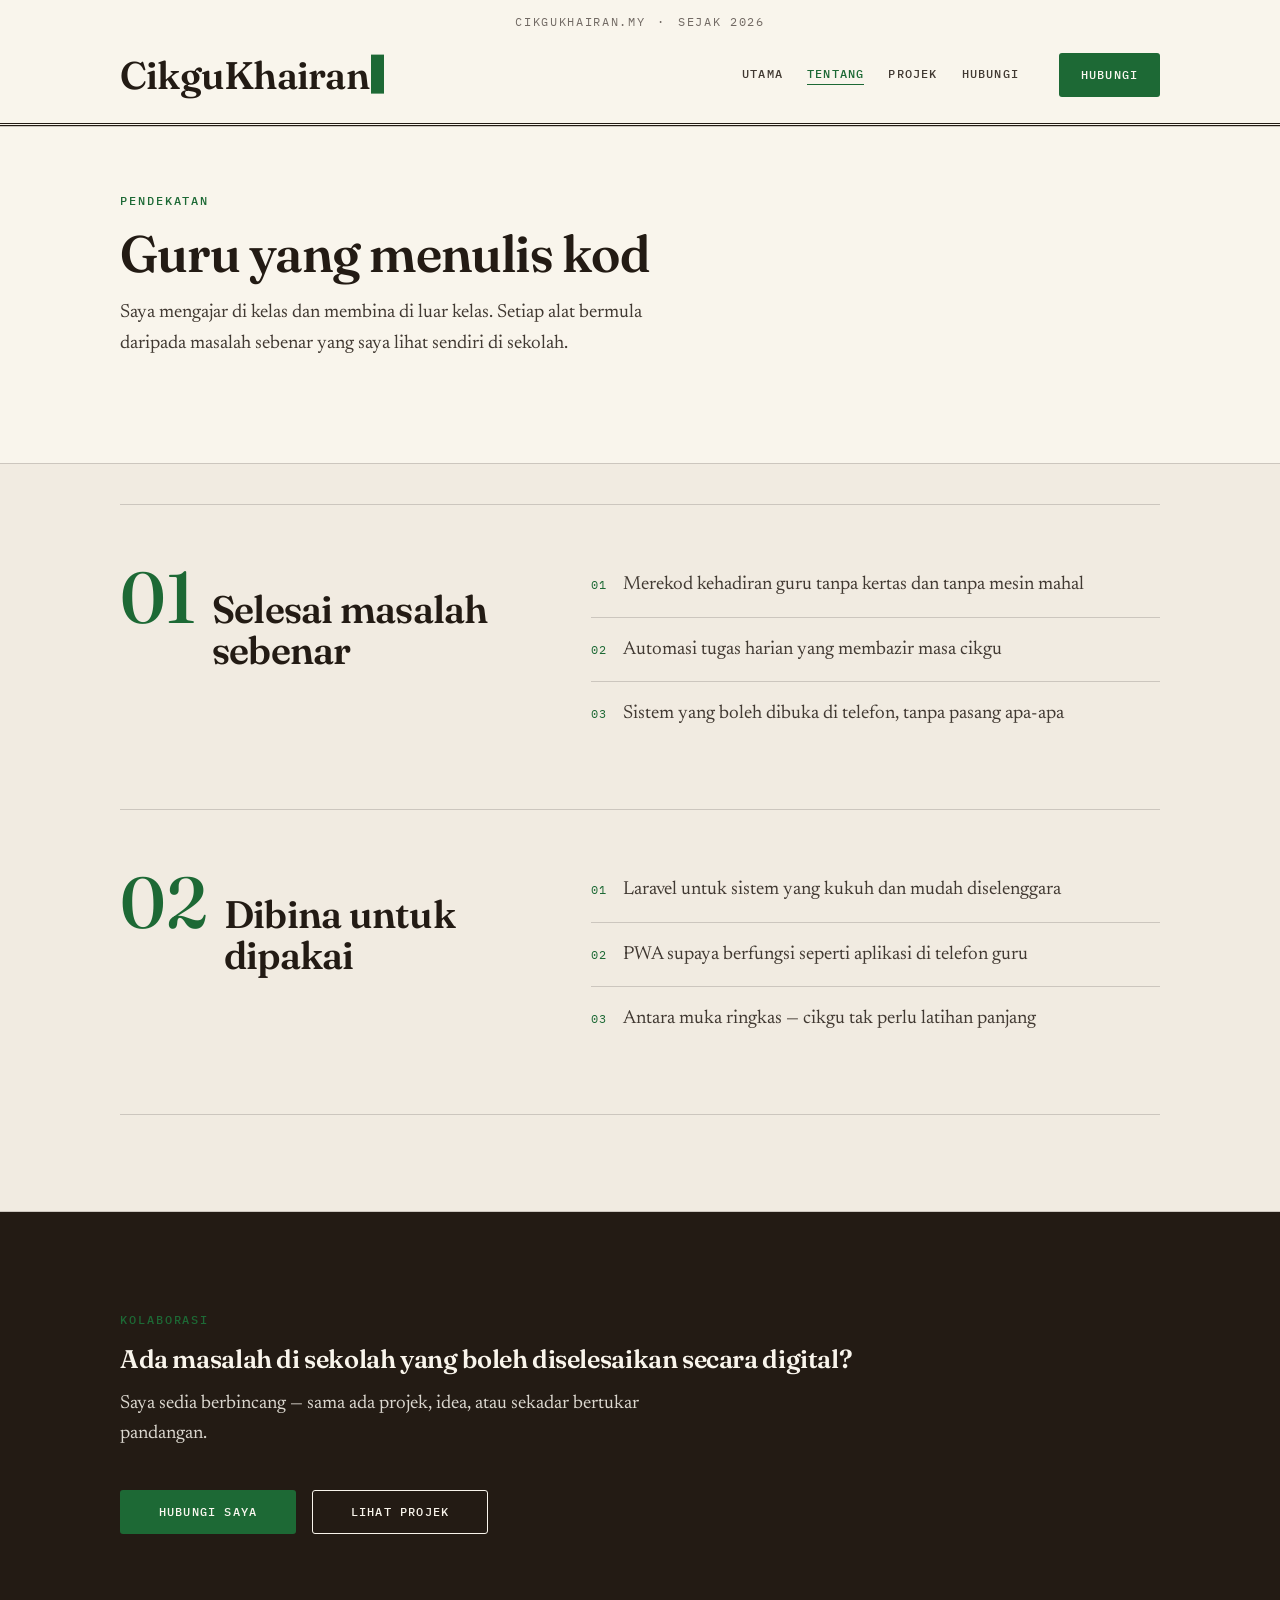
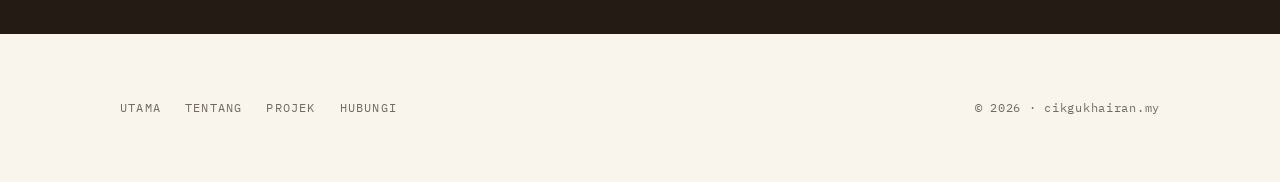
<file: tentang.html>
<!DOCTYPE html>
<html lang="ms">
<head>
  <meta charset="UTF-8">
  <meta name="viewport" content="width=device-width, initial-scale=1.0">
  <title>Tentang — Khairan Hadafi</title>
  <meta name="description" content="Tentang Khairan Hadafi — guru Sains Komputer yang membina alat digital praktikal untuk sekolah. Pendekatan dan cara kerja.">

  <meta property="og:title" content="Tentang — Khairan Hadafi">
  <meta property="og:description" content="Guru Sains Komputer yang membina alat digital praktikal untuk sekolah.">
  <meta property="og:type" content="website">
  <meta property="og:url" content="https://cikgukhairan.my/tentang.html">
  <meta property="og:locale" content="ms_MY">

  <link rel="preconnect" href="https://fonts.googleapis.com">
  <link rel="preconnect" href="https://fonts.gstatic.com" crossorigin>
  <link href="https://fonts.googleapis.com/css2?family=Fraunces:opsz,wght@9..144,400;9..144,500;9..144,600;9..144,700&family=Newsreader:ital,opsz,wght@0,6..72,400;0,6..72,500;1,6..72,400&family=IBM+Plex+Mono:wght@400;500&display=swap" rel="stylesheet">
  <link rel="stylesheet" href="css/style.css">
</head>
<body>

  <!-- NAV — masthead -->
  <header class="nav">
    <div class="wrap">
      <p class="nav__issue"><span>cikgukhairan.my</span><span>·</span><span>Sejak 2026</span></p>
    </div>
    <div class="wrap nav__inner">
      <a class="nav__brand" href="index.html"><span class="nav__brand-type" data-type="CikguKhairan">CikguKhairan</span><span class="nav__caret" aria-hidden="true"></span></a>

      <button class="nav__toggle" type="button" aria-label="Buka menu" aria-expanded="false" aria-controls="menu">
        <svg viewBox="0 0 24 24" fill="none" stroke="currentColor" stroke-width="2" aria-hidden="true"><path d="M3 6h18M3 12h18M3 18h18"/></svg>
      </button>

      <nav class="nav__menu" id="menu" aria-label="Navigasi utama">
        <ul class="nav__links">
          <li><a class="nav__link" href="index.html">Utama</a></li>
          <li><a class="nav__link" href="tentang.html" aria-current="page">Tentang</a></li>
          <li><a class="nav__link" href="projek.html">Projek</a></li>
          <li><a class="nav__link" href="hubungi.html">Hubungi</a></li>
        </ul>
        <div class="nav__cta">
          <a class="btn btn--primary" href="hubungi.html">Hubungi</a>
        </div>
      </nav>
    </div>
  </header>

  <main>

    <!-- HEADER -->
    <section class="section--tight" style="padding-top:var(--space-2xl)">
      <div class="wrap">
        <div class="head">
          <span class="eyebrow">Pendekatan</span>
          <h2>Guru yang menulis kod</h2>
          <p>Saya mengajar di kelas dan membina di luar kelas. Setiap alat bermula
             daripada masalah sebenar yang saya lihat sendiri di sekolah.</p>
        </div>
      </div>
    </section>

    <!-- PENDEKATAN -->
    <section class="section section--alt" style="padding-top:var(--space-xl)">
      <div class="wrap">
        <div class="principle reveal">
          <div class="principle__lead">
            <span class="principle__num">01</span>
            <h3>Selesai masalah sebenar</h3>
          </div>
          <ul class="principle__list">
            <li>Merekod kehadiran guru tanpa kertas dan tanpa mesin mahal</li>
            <li>Automasi tugas harian yang membazir masa cikgu</li>
            <li>Sistem yang boleh dibuka di telefon, tanpa pasang apa-apa</li>
          </ul>
        </div>

        <div class="principle reveal">
          <div class="principle__lead">
            <span class="principle__num">02</span>
            <h3>Dibina untuk dipakai</h3>
          </div>
          <ul class="principle__list">
            <li>Laravel untuk sistem yang kukuh dan mudah diselenggara</li>
            <li>PWA supaya berfungsi seperti aplikasi di telefon guru</li>
            <li>Antara muka ringkas — cikgu tak perlu latihan panjang</li>
          </ul>
        </div>
      </div>
    </section>

    <!-- STATEMENT BAND -->
    <section class="section band">
      <div class="wrap">
        <span class="eyebrow">Kolaborasi</span>
        <h2>Ada masalah di sekolah yang boleh diselesaikan secara digital?</h2>
        <p class="lede" style="margin-top:var(--space-md)">
          Saya sedia berbincang — sama ada projek, idea, atau sekadar bertukar pandangan.
        </p>
        <div class="hero__actions" style="margin-top:var(--space-xl)">
          <a class="btn btn--primary" href="hubungi.html">Hubungi Saya</a>
          <a class="btn btn--ghost" href="projek.html" style="color:var(--color-paper);border-color:var(--color-paper)">Lihat Projek</a>
        </div>
      </div>
    </section>

  </main>

  <!-- FOOTER -->
  <footer class="footer">
    <div class="wrap">
      <div class="footer__inner">
        <ul class="footer__links">
          <li><a href="index.html">Utama</a></li>
          <li><a href="tentang.html">Tentang</a></li>
          <li><a href="projek.html">Projek</a></li>
          <li><a href="hubungi.html">Hubungi</a></li>
        </ul>
        <span>© <span id="year">2026</span> · cikgukhairan.my</span>
      </div>
    </div>
  </footer>

  <script src="js/site.js"></script>
</body>
</html>
</file>
<file: css/style.css>
/* Hallmark · genre: editorial · macrostructure: Marquee Hero · theme: Atelier
 * enrichment: none (hairline field-note excerpt) · nav: N6 Masthead · footer: Ft1 Mast-headed
 * tone: editorial/literary · anchor hue: forest green (150)
 * pre-emit critique: P5 H5 E4 S4 R5 V5
 * contrast: pass · verified 320/375/414/768px · italic headers: none (roman only)
 */

@import url("tokens.css");

/* ---- Reset ---- */
*, *::before, *::after { margin: 0; padding: 0; box-sizing: border-box; }
html, body { overflow-x: clip; }
html { scroll-behavior: smooth; -webkit-text-size-adjust: 100%; }

body {
  background: var(--color-paper);
  color: var(--color-ink-2);
  font-family: var(--font-body);
  font-weight: 400;
  font-size: var(--text-base);
  line-height: 1.65;
  -webkit-font-smoothing: antialiased;
  text-rendering: optimizeLegibility;
}

img, svg { display: block; max-width: 100%; }
a { color: inherit; }
::selection { background: var(--color-accent-soft); }

/* ---- Layout primitives ---- */
.wrap {
  width: 100%;
  max-width: var(--maxw);
  margin-inline: auto;
  padding-inline: clamp(1.1rem, 4vw, 2.5rem);
}
.section { padding-block: var(--space-3xl); }
.section--tight { padding-block: var(--space-2xl); }
.section--alt {
  background: var(--color-paper-2);
  border-block: var(--rule) solid var(--color-rule);
}

/* ---- Headings — Fraunces, ROMAN only (italic headers banned) ---- */
h1, h2, h3, h4 {
  font-family: var(--font-display);
  color: var(--color-ink);
  font-weight: 600;
  font-style: normal;
  line-height: 1.05;
  letter-spacing: -0.015em;
  overflow-wrap: anywhere;
  min-width: 0;
}

/* editorial eyebrow — serif small caps, no box */
.eyebrow {
  font-family: var(--font-mono);
  font-size: var(--text-xs);
  font-weight: 500;
  text-transform: uppercase;
  letter-spacing: 0.16em;
  color: var(--color-accent);
  display: block;
  margin-bottom: var(--space-md);
}

.lede {
  font-size: var(--text-lg);
  color: var(--color-ink-2);
  max-width: 52ch;
  line-height: 1.6;
}
.lede em { font-style: italic; }  /* italic lives here, not in headers */

/* thick editorial rule */
.rule-thick { border: 0; border-top: var(--rule-thick) solid var(--color-rule-strong); }

/* =====================================================================
   NAV — N6 Newspaper masthead
   ===================================================================== */
.nav {
  border-bottom: var(--rule) solid var(--color-rule);
  background: var(--color-paper);
}
.nav__issue {
  display: flex;
  align-items: center;
  justify-content: center;
  gap: var(--space-sm);
  padding-top: var(--space-sm);
  font-family: var(--font-mono);
  font-size: var(--text-xs);
  letter-spacing: 0.14em;
  text-transform: uppercase;
  color: var(--color-ink-3);
}
.nav__inner {
  display: flex;
  align-items: center;
  justify-content: space-between;
  gap: var(--space-md);
  padding-block: var(--space-sm) var(--space-md);
  position: relative;
}
.nav__brand {
  font-family: var(--font-display);
  font-weight: 600;
  font-size: var(--text-2xl);
  letter-spacing: -0.02em;
  color: var(--color-ink);
  text-decoration: none;
}
.nav__brand .dot { color: var(--color-accent); }
.nav__brand-type { white-space: nowrap; }
.nav__caret {
  display: inline-block;
  width: 0.5ch;
  height: 1em;
  margin-left: 2px;
  transform: translateY(0.12em);
  background: var(--color-accent);
  animation: caret-blink 1s steps(1) infinite;
}
@keyframes caret-blink { 0%, 50% { opacity: 1; } 50.01%, 100% { opacity: 0; } }
@media (prefers-reduced-motion: reduce) {
  .nav__caret { animation: none; opacity: 0; }
}
.nav__menu { display: flex; align-items: center; gap: var(--space-xl); }
.nav__links {
  display: flex;
  align-items: center;
  gap: var(--space-lg);
  list-style: none;
}
.nav__link {
  font-family: var(--font-mono);
  font-size: var(--text-xs);
  font-weight: 500;
  text-transform: uppercase;
  letter-spacing: 0.1em;
  color: var(--color-ink-2);
  text-decoration: none;
  position: relative;
  padding-block: 4px;
  white-space: nowrap;
}
.nav__link::after {
  content: "";
  position: absolute;
  left: 0; bottom: 0;
  width: 100%; height: 1.5px;
  background: var(--color-accent);
  transform: scaleX(0);
  transform-origin: left;
  transition: transform var(--dur-fast) var(--ease-out);
}
.nav__link:hover::after,
.nav__link[aria-current="page"]::after { transform: scaleX(1); }
.nav__link[aria-current="page"] { color: var(--color-accent); }

.nav__toggle {
  display: none;
  width: 44px; height: 44px;
  border: var(--rule) solid var(--color-rule);
  border-radius: var(--radius-sm);
  background: transparent;
  color: var(--color-ink);
  cursor: pointer;
  align-items: center;
  justify-content: center;
}
.nav__toggle svg { width: 20px; height: 20px; }

/* double-rule under masthead */
.nav::after {
  content: "";
  display: block;
  height: 3px;
  border-top: var(--rule) solid var(--color-rule-strong);
  border-bottom: var(--rule) solid var(--color-rule-strong);
}

/* ---- Buttons — editorial, near-square ---- */
.btn {
  display: inline-flex;
  align-items: center;
  justify-content: center;
  gap: var(--space-xs);
  font-family: var(--font-mono);
  font-size: var(--text-xs);
  font-weight: 500;
  text-transform: uppercase;
  letter-spacing: 0.1em;
  line-height: 1;
  padding: 0.85rem 1.3rem;
  border-radius: var(--radius-sm);
  border: var(--rule) solid transparent;
  text-decoration: none;
  cursor: pointer;
  min-height: 44px;
  transition: background var(--dur-fast) var(--ease-out),
              border-color var(--dur-fast) var(--ease-out),
              color var(--dur-fast) var(--ease-out),
              transform var(--dur-fast) var(--ease-out);
}
.btn--primary { background: var(--color-accent); color: var(--color-accent-ink); }
.btn--primary:hover { background: var(--color-accent-hover); }
.btn--ghost {
  background: transparent;
  color: var(--color-ink);
  border-color: var(--color-rule-strong);
}
.btn--ghost:hover { border-color: var(--color-accent); color: var(--color-accent); }
.btn:active { transform: translateY(1px); }

:focus-visible {
  outline: 2px solid var(--color-focus);
  outline-offset: 3px;
  border-radius: var(--radius-sm);
}

/* =====================================================================
   MARQUEE HERO — big Fraunces statement fills the fold
   ===================================================================== */
.hero {
  padding-block: clamp(2.5rem, 7vw, 5.5rem) var(--space-2xl);
  position: relative;
  isolation: isolate;
}
/* Kursor spotlight — cahaya hijau lembut ikut tetikus */
.hero__spot {
  position: absolute;
  inset: 0;
  z-index: -1;
  pointer-events: none;
  opacity: 0;
  transition: opacity var(--dur-mid) var(--ease-out);
  background: radial-gradient(
    340px circle at var(--mx, 50%) var(--my, 30%),
    var(--color-accent-soft) 0%,
    transparent 65%
  );
}
.hero:hover .hero__spot { opacity: 1; }
.hero__grid {
  display: grid;
  grid-template-columns: minmax(0, 1fr) minmax(0, 1fr);
  gap: clamp(1.5rem, 5vw, 4rem);
  align-items: center;
}
.hero__display {
  font-size: var(--text-display-s);
  font-weight: 600;
  line-height: 1.0;
  letter-spacing: -0.03em;
  margin-bottom: var(--space-lg);
}
.hero__lede { margin-bottom: var(--space-xl); }
.hero__display .accent {
  color: var(--color-ink);
  background: linear-gradient(var(--color-accent-soft), var(--color-accent-soft));
  background-size: 100% 0.32em;
  background-position: 0 92%;
  background-repeat: no-repeat;
  box-decoration-break: clone;
  -webkit-box-decoration-break: clone;
}
.hero__actions {
  display: flex;
  flex-wrap: wrap;
  gap: var(--space-md);
  margin-top: var(--space-lg);
}
.hero__actions .btn { min-width: 11rem; }

/* ---- Field note — hairline excerpt (NOT dark chrome) ---- */
.note {
  border: var(--rule) solid var(--color-rule);
  border-left: var(--rule-thick) solid var(--color-accent);
  background: var(--color-note);
  border-radius: var(--radius-sm);
  overflow: hidden;
}
.note__head {
  display: flex;
  align-items: center;
  justify-content: space-between;
  gap: var(--space-sm);
  padding: var(--space-sm) var(--space-md);
  border-bottom: var(--rule) solid var(--color-rule);
  font-family: var(--font-mono);
  font-size: var(--text-xs);
  letter-spacing: 0.08em;
  text-transform: uppercase;
  color: var(--color-ink-3);
}
.note__body {
  padding: var(--space-md);
  font-family: var(--font-mono);
  font-size: 0.8rem;
  line-height: 1.75;
  color: var(--color-ink-2);
  overflow-x: auto;
}
.note__body pre { font-family: inherit; white-space: pre; }
.tok-key { color: var(--color-note-key); }
.tok-str { color: var(--color-note-str); }
.tok-punc { color: var(--color-note-punc); }
.tok-dim { color: var(--color-ink-3); }
.term-log { display: block; color: var(--color-accent); min-height: 1.75em; }
.term-bio {
  display: block;
  color: var(--color-ink-2);
  white-space: pre-wrap;
  line-height: 1.7;
}
.note__foot {
  display: flex;
  align-items: center;
  gap: var(--space-xs);
  padding: var(--space-sm) var(--space-md);
  border-top: var(--rule) solid var(--color-rule);
  font-family: var(--font-mono);
  font-size: var(--text-xs);
  letter-spacing: 0.06em;
  color: var(--color-ink-3);
}
.status--ok { color: var(--color-ok); font-weight: 600; display: inline-flex; align-items: center; gap: 6px; }
.status--ok::before { content: ""; width: 7px; height: 7px; border-radius: 50%; background: var(--color-ok); }
.caret { color: var(--color-accent); }

/* =====================================================================
   META STRIP — honest facts
   ===================================================================== */
.meta-strip {
  display: flex;
  flex-wrap: wrap;
  gap: var(--space-lg);
  margin-top: var(--space-lg);
  padding-top: var(--space-md);
  border-top: var(--rule) solid var(--color-rule);
}
.meta-strip__item .k {
  font-family: var(--font-mono);
  font-size: 0.7rem;
  text-transform: uppercase;
  letter-spacing: 0.1em;
  color: var(--color-accent);
  display: block;
  margin-bottom: 1px;
  margin-bottom: var(--space-2xs);
}
.meta-strip__item .v {
  font-family: var(--font-display);
  font-size: var(--text-base);
  font-weight: 500;
  color: var(--color-ink);
  margin: 0;
}

/* =====================================================================
   SECTION HEAD (stacked — eyebrow above heading, single column)
   ===================================================================== */
.head { margin-bottom: var(--space-xl); max-width: 54ch; }
.head h2 { font-size: var(--text-3xl); }
.head p { margin-top: var(--space-md); color: var(--color-ink-2); font-size: var(--text-lg); }

/* =====================================================================
   FEATURE ROWS — editorial two-column, hairline divided
   ===================================================================== */
.feature {
  display: grid;
  grid-template-columns: minmax(0, 0.85fr) minmax(0, 1.15fr);
  gap: clamp(1.5rem, 4vw, 3.5rem);
  align-items: start;
  padding-block: var(--space-xl);
  border-top: var(--rule) solid var(--color-rule);
}
.feature h3 { font-size: var(--text-2xl); margin-bottom: var(--space-sm); }
.feature__list { list-style: none; display: grid; gap: var(--space-md); }
.feature__list li { display: flex; gap: var(--space-sm); align-items: baseline; }
.feature__list li::before {
  content: "—";
  color: var(--color-accent);
  font-family: var(--font-mono);
  flex: none;
}

/* ---- Principle — numbered editorial block ---- */
.principle {
  display: grid;
  grid-template-columns: minmax(0, 0.85fr) minmax(0, 1.15fr);
  gap: clamp(1.5rem, 4vw, 3.5rem);
  align-items: start;
  padding-block: var(--space-2xl);
  border-top: var(--rule) solid var(--color-rule);
}
.principle:last-child { border-bottom: var(--rule) solid var(--color-rule); }
.principle__lead { display: flex; align-items: baseline; gap: var(--space-md); }
.principle__num {
  font-family: var(--font-display);
  font-size: clamp(2.6rem, 1.6rem + 4vw, 4.5rem);
  font-weight: 500;
  line-height: 0.8;
  color: var(--color-accent);
  flex: none;
}
.principle h3 { font-size: var(--text-2xl); letter-spacing: -0.02em; }
.principle__list { list-style: none; display: grid; gap: 0; }
.principle__list li {
  display: flex;
  gap: var(--space-md);
  align-items: baseline;
  padding-block: var(--space-md);
  border-top: var(--rule) solid var(--color-rule);
  font-size: var(--text-lg);
}
.principle__list li:first-child { border-top: 0; padding-top: 0; }
.principle__list li::before {
  content: counter(prin, decimal-leading-zero);
  counter-increment: prin;
  font-family: var(--font-mono);
  font-size: var(--text-xs);
  letter-spacing: 0.08em;
  color: var(--color-accent);
  flex: none;
  padding-top: 0.35em;
}
.principle__list { counter-reset: prin; }

/* =====================================================================
   PROJECT ENTRIES — editorial index, hairline rules not cards
   ===================================================================== */
.projects { display: grid; }
.project {
  display: block;
  position: relative;
  padding: var(--space-xl) var(--space-lg);
  margin-inline: calc(var(--space-lg) * -1);
  border-top: var(--rule) solid var(--color-rule);
  text-decoration: none;
  color: inherit;
  transition: background var(--dur-mid) var(--ease-out);
}
.project:last-of-type { border-bottom: var(--rule) solid var(--color-rule); }
/* garis aksen bergerak masuk dari kiri bila hover */
.project::before {
  content: "";
  position: absolute;
  left: 0; top: -1px; bottom: -1px;
  width: 3px;
  background: var(--color-accent);
  transform: scaleY(0);
  transform-origin: top;
  transition: transform var(--dur-mid) var(--ease-out);
}
.project:hover { background: var(--color-paper-2); }
.project:hover::before { transform: scaleY(1); }
.project__head {
  display: flex;
  align-items: baseline;
  justify-content: space-between;
  gap: var(--space-md);
  flex-wrap: wrap;
  margin-bottom: var(--space-sm);
}
.project__title {
  font-family: var(--font-display);
  font-size: var(--text-3xl);
  font-weight: 600;
  color: var(--color-ink);
  letter-spacing: -0.02em;
  transition: color var(--dur-fast) var(--ease-out);
}
.project:hover .project__title { color: var(--color-accent); }
.pill {
  font-family: var(--font-mono);
  font-size: var(--text-xs);
  font-weight: 500;
  letter-spacing: 0.08em;
  text-transform: uppercase;
  color: var(--color-accent);
  white-space: nowrap;
}
.project p { color: var(--color-ink-2); max-width: 62ch; }
.project__stack { display: flex; flex-wrap: wrap; gap: var(--space-sm); margin-top: var(--space-md); }
.tag {
  font-family: var(--font-mono);
  font-size: var(--text-xs);
  color: var(--color-ink-3);
  letter-spacing: 0.04em;
}
.tag::before { content: "· "; color: var(--color-rule); }
.tag:first-child::before { content: ""; }
.project__arrow {
  display: inline-flex;
  align-items: center;
  gap: 8px;
  margin-top: var(--space-md);
  font-family: var(--font-mono);
  font-size: var(--text-xs);
  text-transform: uppercase;
  letter-spacing: 0.1em;
  color: var(--color-accent);
  font-weight: 500;
}
.project__arrow .x { transition: transform var(--dur-fast) var(--ease-out); }
.project:hover .project__arrow .x { transform: translateX(5px); }

.project--soon {
  padding-block: var(--space-xl);
  border-top: var(--rule) solid var(--color-rule);
  border-bottom: var(--rule) solid var(--color-rule);
  color: var(--color-ink-3);
  font-family: var(--font-mono);
  font-size: var(--text-sm);
  font-style: normal;
}

/* =====================================================================
   STATEMENT BAND (editorial — accent paper, not dark chrome)
   ===================================================================== */
.band {
  background: var(--color-ink);
  color: var(--color-paper);
  border-block: var(--rule-thick) solid var(--color-rule-strong);
}
.band h2 { color: var(--color-paper); }
.band .eyebrow { color: var(--color-accent); }
.band p, .band .lede { color: oklch(88% 0.012 82); }

/* =====================================================================
   CONTACT
   ===================================================================== */
.contact-grid {
  display: grid;
  grid-template-columns: minmax(0, 1fr) minmax(0, 1fr);
  gap: clamp(1.5rem, 5vw, 4rem);
  align-items: start;
}
.contact-list { list-style: none; display: grid; }
.contact-item {
  display: flex;
  align-items: center;
  gap: var(--space-md);
  padding-block: var(--space-md);
  border-top: var(--rule) solid var(--color-rule);
  text-decoration: none;
  color: inherit;
  min-height: 44px;
  transition: background var(--dur-fast) var(--ease-out), padding-left var(--dur-fast) var(--ease-out);
}
.contact-item:last-child { border-bottom: var(--rule) solid var(--color-rule); }
.contact-item:hover { background: var(--color-paper-2); padding-left: var(--space-sm); }
.contact-item__icon {
  width: 38px; height: 38px; flex: none;
  color: var(--color-accent);
  display: flex; align-items: center; justify-content: center;
}
.contact-item__icon svg { width: 22px; height: 22px; }
.contact-item .k {
  font-family: var(--font-mono);
  font-size: var(--text-xs);
  text-transform: uppercase;
  letter-spacing: 0.1em;
  color: var(--color-ink-3);
  display: block;
}
.contact-item .v { font-family: var(--font-display); font-size: var(--text-lg); font-weight: 500; color: var(--color-ink); }

/* =====================================================================
   FOOTER — Ft1 Mast-headed
   ===================================================================== */
.footer {
  border-top: var(--rule-thick) solid var(--color-rule-strong);
  padding-block: var(--space-2xl);
}
.footer__mast {
  font-family: var(--font-display);
  font-size: var(--text-2xl);
  font-weight: 600;
  color: var(--color-ink);
  letter-spacing: -0.02em;
  margin-bottom: var(--space-xs);
}
.footer__tagline { font-style: italic; color: var(--color-ink-3); margin-bottom: var(--space-lg); }
.footer__inner {
  display: flex;
  align-items: baseline;
  justify-content: space-between;
  gap: var(--space-md);
  flex-wrap: wrap;
  font-family: var(--font-mono);
  font-size: var(--text-xs);
  letter-spacing: 0.06em;
  color: var(--color-ink-3);
}
.footer__links { display: flex; gap: var(--space-lg); list-style: none; flex-wrap: wrap; }
.footer__links a { color: var(--color-ink-3); text-decoration: none; text-transform: uppercase; letter-spacing: 0.1em; }
.footer__links a:hover { color: var(--color-accent); }

/* =====================================================================
   REVEAL MOTION
   ===================================================================== */
.reveal {
  opacity: 0;
  transform: translateY(12px);
  transition: opacity var(--dur-slow) var(--ease-out), transform var(--dur-slow) var(--ease-out);
}
.reveal.is-in { opacity: 1; transform: none; }

@media (prefers-reduced-motion: reduce) {
  .reveal { opacity: 1; transform: none; transition: none; }
  html { scroll-behavior: auto; }
  .nav__link::after { transition: none; }
  .hero__spot { display: none; }
  .project::before { transition: none; }
}

/* =====================================================================
   RESPONSIVE
   ===================================================================== */
@media (max-width: 60rem) {
  .hero__grid { grid-template-columns: minmax(0, 1fr); }
  .feature { grid-template-columns: minmax(0, 1fr); gap: var(--space-md); }
  .principle { grid-template-columns: minmax(0, 1fr); gap: var(--space-md); }
  .contact-grid { grid-template-columns: minmax(0, 1fr); }
}

@media (max-width: 48rem) {
  .nav__links, .nav__cta { display: none; }
  .nav__toggle { display: inline-flex; }
  .nav__menu {
    display: none;
    position: absolute;
    inset-inline: 0;
    top: 100%;
    background: var(--color-paper);
    border-bottom: var(--rule) solid var(--color-rule);
    padding: var(--space-lg) clamp(1.1rem, 4vw, 2.5rem) var(--space-xl);
    z-index: 40;
  }
  .nav.is-open .nav__menu {
    display: flex;
    flex-direction: column;
    align-items: stretch;
    gap: var(--space-md);
  }
  .nav.is-open .nav__links {
    display: flex;
    flex-direction: column;
    align-items: stretch;
    gap: var(--space-md);
    list-style: none;
  }
  .nav.is-open .nav__cta { display: flex; }
  .nav.is-open .nav__link { font-size: var(--text-base); }
  .nav.is-open .nav__link::after { display: none; }
  .nav.is-open .btn { width: 100%; }
}

@media (max-width: 40rem) {
  .section { padding-block: var(--space-2xl); }
  .meta-strip { gap: var(--space-md) var(--space-lg); }
  .hero__actions .btn { width: 100%; }
}
</file>
